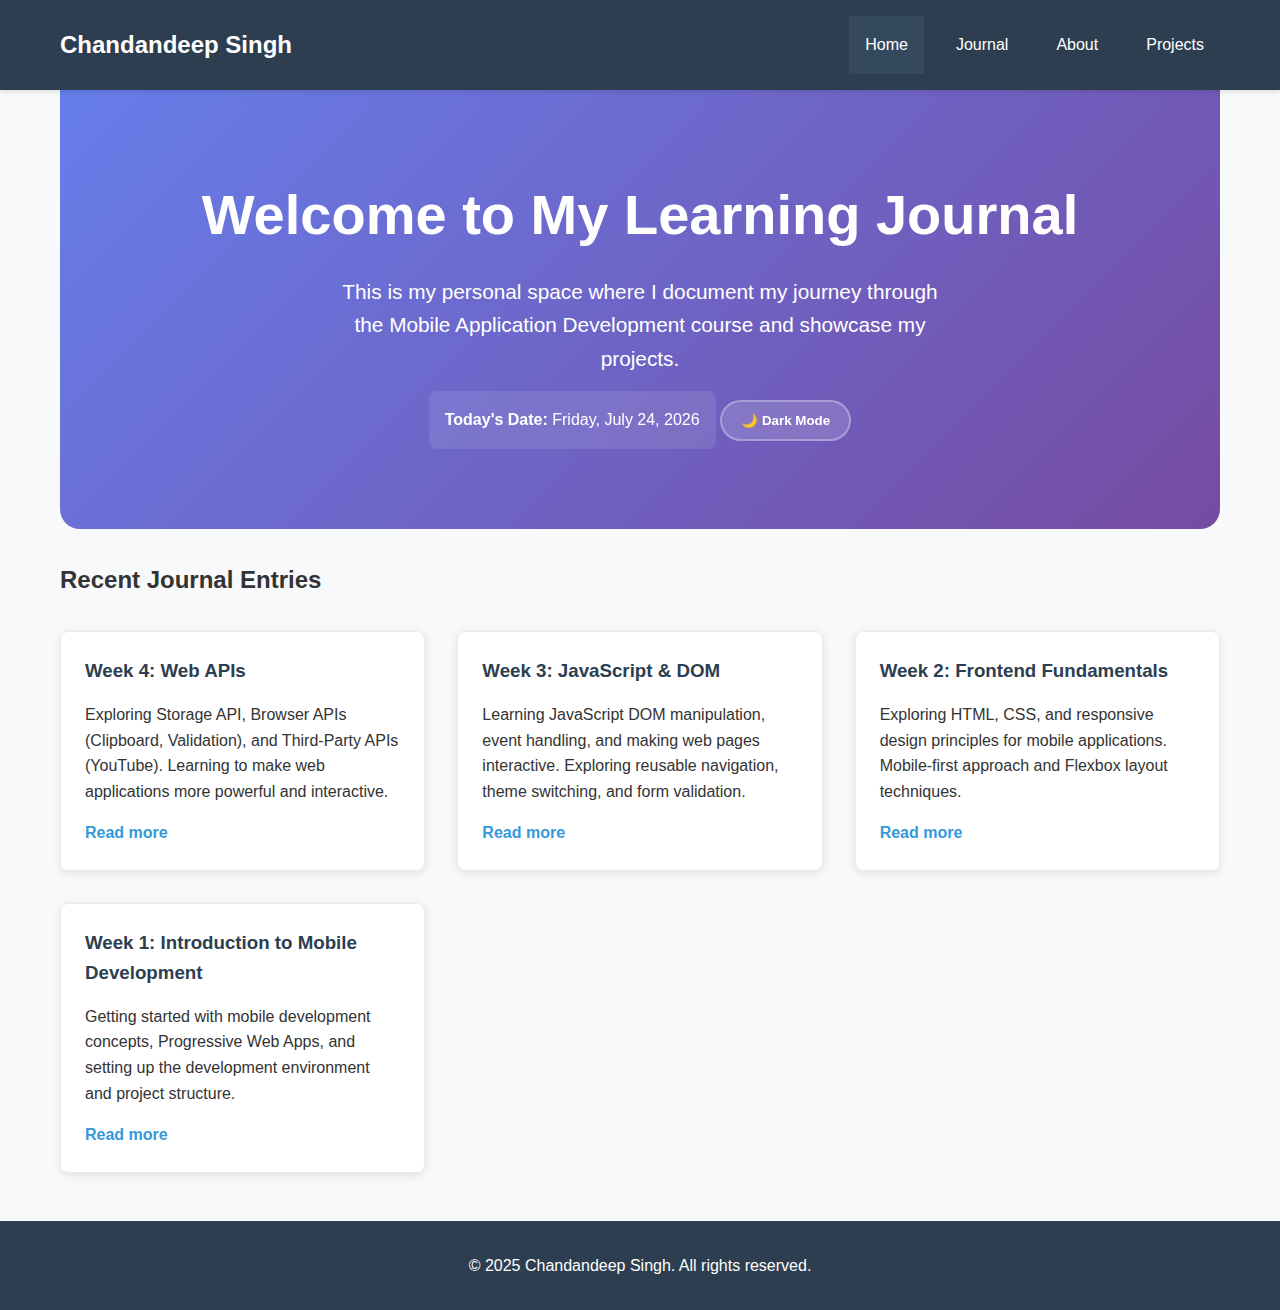
<file: index.html>
<!DOCTYPE html>
<html lang="en">
<head>
    <meta charset="UTF-8">
    <meta name="viewport" content="width=device-width, initial-scale=1.0">
    <title>Chandandeep Singh - Learning Journal</title>
    <link rel="stylesheet" href="css/style.css">
</head>
<body>
    <!-- Navigation will be inserted here by JavaScript -->
    
    <main class="container">
        <section class="hero">
            <h1>Welcome to My Learning Journal</h1>
            <p>This is my personal space where I document my journey through the Mobile Application Development course and showcase my projects.</p>
            <div class="live-date">
                <strong>Today's Date:</strong> <span id="live-date"></span>
            </div>
            <button id="theme-toggle" class="theme-btn">🌙 Dark Mode</button>
        </section>

        <section class="recent-posts">
            <h2>Recent Journal Entries</h2>
            <div class="posts-grid">

                 <article class="post-card">
                    <h3>Week 4: Web APIs</h3>
                    <p>Exploring Storage API, Browser APIs (Clipboard, Validation), and Third-Party APIs (YouTube). Learning to make web applications more powerful and interactive.</p>
                    <a href="journal.html">Read more</a>
                </article>
                
                <article class="post-card">
                    <h3>Week 3: JavaScript & DOM</h3>
                    <p>Learning JavaScript DOM manipulation, event handling, and making web pages interactive. Exploring reusable navigation, theme switching, and form validation.</p>
                    <a href="journal.html">Read more</a>
                </article>
                <article class="post-card">
                    <h3>Week 2: Frontend Fundamentals</h3>
                    <p>Exploring HTML, CSS, and responsive design principles for mobile applications. Mobile-first approach and Flexbox layout techniques.</p>
                    <a href="journal.html">Read more</a>
                </article>
                <article class="post-card">
                    <h3>Week 1: Introduction to Mobile Development</h3>
                    <p>Getting started with mobile development concepts, Progressive Web Apps, and setting up the development environment and project structure.</p>
                    <a href="journal.html">Read more</a>
                </article>
            </div>
        </section>
    </main>

    <footer class="footer">
        <p>&copy; 2025 Chandandeep Singh. All rights reserved.</p>
    </footer>

    <script src="js/script.js"></script>
</body>
</html>
</file>
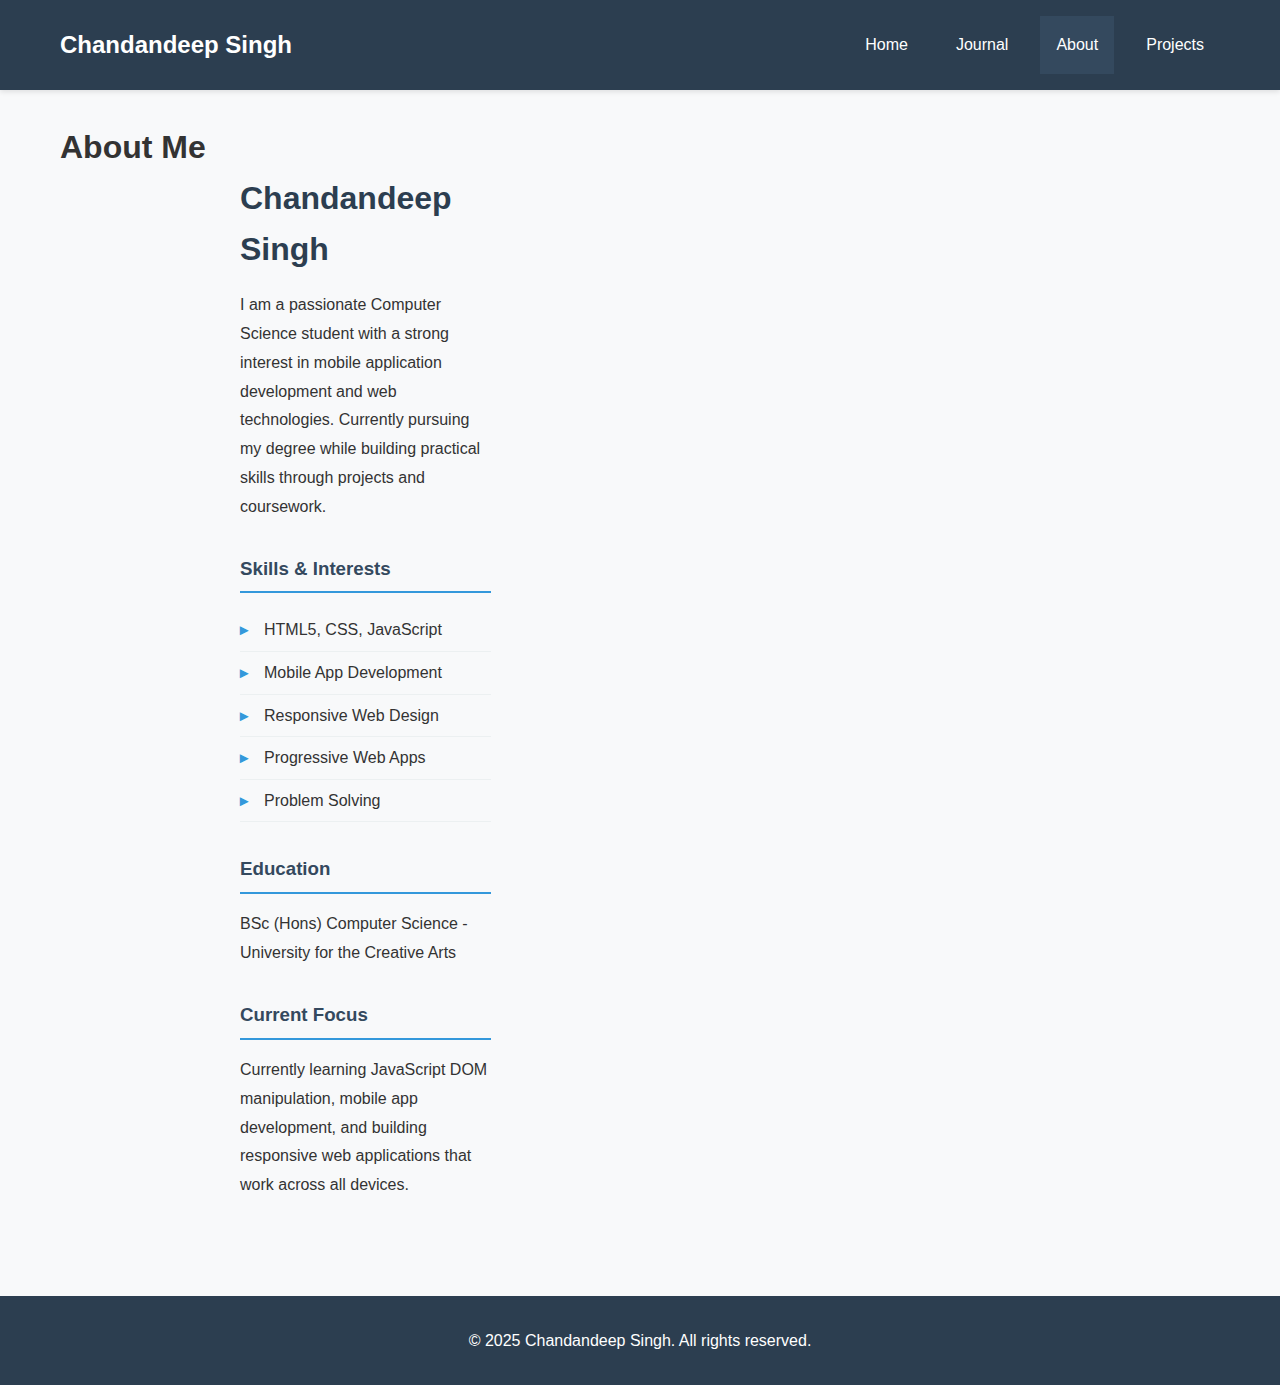
<file: about.html>
<!DOCTYPE html>
<html lang="en">
<head>
    <meta charset="UTF-8">
    <meta name="viewport" content="width=device-width, initial-scale=1.0">
    <title>About - Chandandeep Singh</title>
    <link rel="stylesheet" href="css/style.css">
</head>
<body>
    <!-- Navigation will be inserted here by JavaScript -->

    <main class="container">
        <section class="about-section">
            <h1>About Me</h1>
            
            <div class="about-content">
                <div class="about-text">
                    <h2>Chandandeep Singh</h2>
                    <p>I am a passionate Computer Science student with a strong interest in mobile application development and web technologies. Currently pursuing my degree while building practical skills through projects and coursework.</p>
                    
                    <h3>Skills & Interests</h3>
                    <ul class="skills-list">
                        <li>HTML5, CSS, JavaScript</li>
                        <li>Mobile App Development</li>
                        <li>Responsive Web Design</li>
                        <li>Progressive Web Apps</li>
                        <li>Problem Solving</li>
                    </ul>
                    
                    <h3>Education</h3>
                    <p>BSc (Hons) Computer Science - University for the Creative Arts</p>
                    
                    <h3>Current Focus</h3>
                    <p>Currently learning JavaScript DOM manipulation, mobile app development, and building responsive web applications that work across all devices.</p>
                </div>
            </div>
        </section>
    </main>

    <footer class="footer">
        <p>&copy; 2025 Chandandeep Singh. All rights reserved.</p>
    </footer>

   <!-- ALL THE JS FILES  -->
<script src="js/storage.js"></script>
<script src="js/browser.js"></script>
<script src="js/thirdparty.js"></script>
<script src="js/script.js"></script>

</body>
</html>
</file>
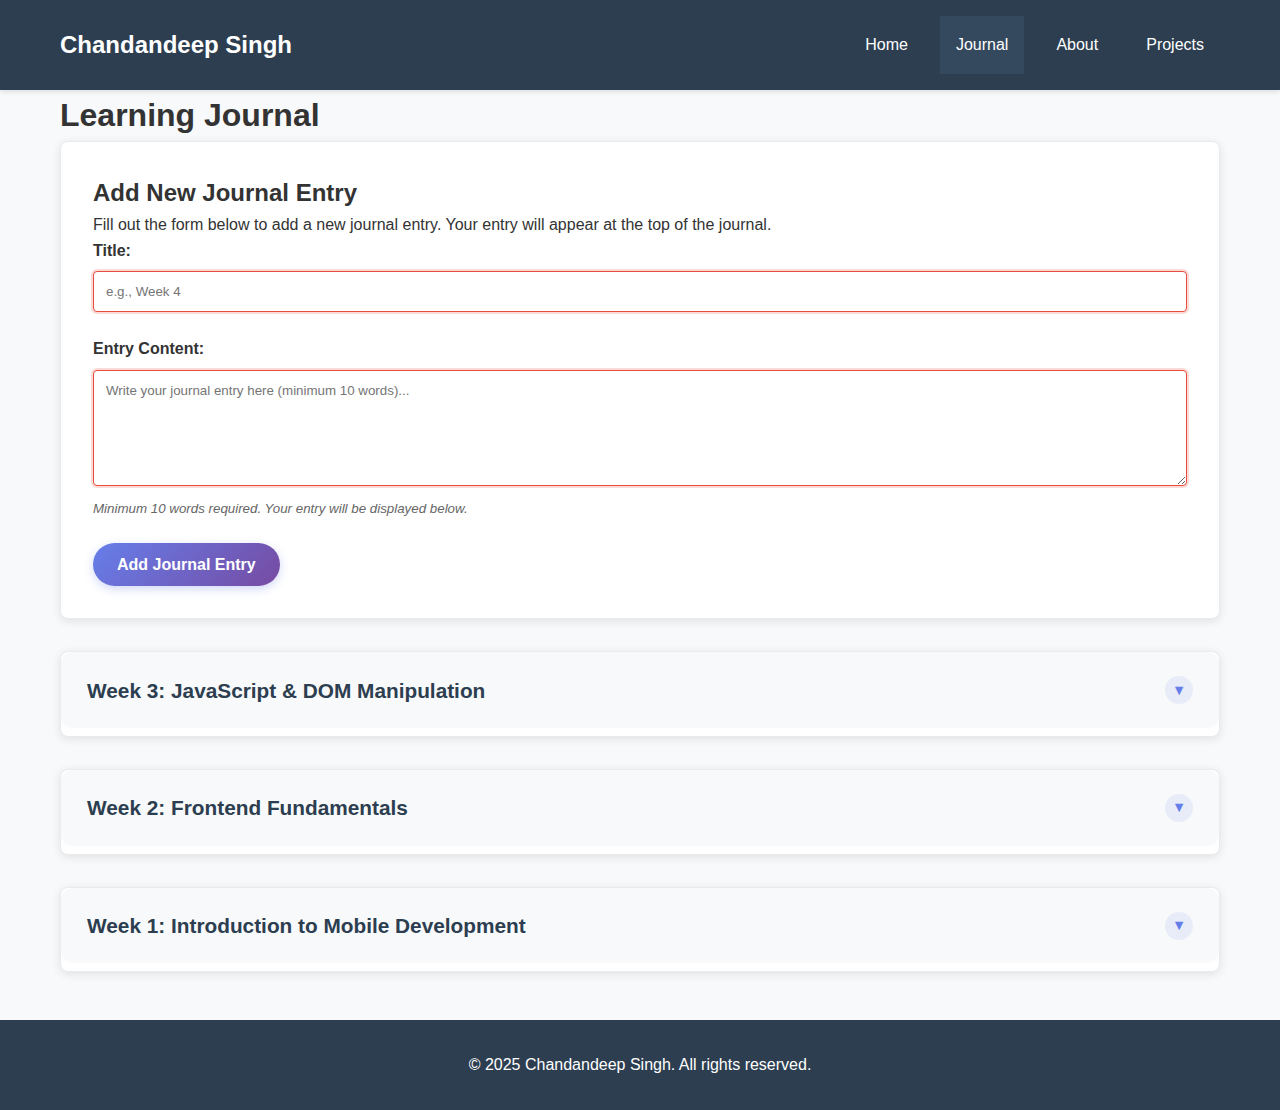
<file: journal.html>
<!DOCTYPE html>
<html lang="en">
<head>
    <meta charset="UTF-8">
    <meta name="viewport" content="width=device-width, initial-scale=1.0">
    <title>Journal - Chandandeep Singh</title>
    <link rel="stylesheet" href="css/style.css">
</head>
<body>
    <!-- Navigation will be inserted here by JavaScript -->
    
     
    <main class="container">
        <h1>Learning Journal</h1>
        
        <!-- New Journal Entry Form -->
        <section class="journal-form-section">
            <h2>Add New Journal Entry</h2>
            <p class="form-description">Fill out the form below to add a new journal entry. Your entry will appear at the top of the journal.</p>
            <form id="journal-form">
                <div class="form-group">
                    <label for="journal-title">Title:</label>
                    <input type="text" id="journal-title" name="title" placeholder="e.g., Week 4" required>
                </div>
                <div class="form-group">
                    <label for="journal-entry">Entry Content:</label>
                    <textarea id="journal-entry" name="entry" rows="6" 
                              placeholder="Write your journal entry here (minimum 10 words)..." 
                              required></textarea>
                    <small>Minimum 10 words required. Your entry will be displayed below.</small>
                </div>
                <button type="submit" class="btn-primary">Add Journal Entry</button>
            </form>
        </section>
        
        <!-- Journal Entries Container -->
        <div id="journal-entries-container">
        <!-- Existing Journal Entries -->
        <article class="journal-entry collapsible">
            <div class="collapsible-header">
                <h2>Week 3: JavaScript & DOM Manipulation</h2>
                <span class="toggle-icon">▼</span>
            </div>
            <div class="collapsible-content">
                <div class="entry-meta">Posted on: October 2025</div>
                
                <h3>Which DOM selection methods did you use, and why did you choose them?</h3>
                <p>I used getElementById() for single things like the live date and theme toggle because it is fast and accurate. Because of its flexibility and ability to accept CSS selectors, I used querySelectorAll() for several objects, including collapsable sections.</p>
                
                <h3>What was the most challenging part about linking JavaScript with your HTML?</h3>
                <p>The most difficult aspect was making sure that the JavaScript loaded at the right moment and that all DOM elements were available when the scripts tried to access them. The use of the DOMContentLoaded event solves the time issue.</p>
                
                <h3>How did you test and debug your JavaScript code?</h3>
                <p>I used browser developer tools extensively, such as console.log for debugging data, the Elements tab for checking DOM structure, and testing all interactive features on different screen sizes to ensure responsiveness.</p>
            </div>
        </article>

        <article class="journal-entry collapsible">
            <div class="collapsible-header">
                <h2>Week 2: Frontend Fundamentals</h2>
                <span class="toggle-icon">▼</span>
            </div>
            <div class="collapsible-content">
                <div class="entry-meta">Posted on: October 2025</div>
                
                <h3>Mobile-First Design Approach</h3>
                <p>I began by designing with mobile devices in mind, utilising a layout with one column that eventually expands on larger screens. This method ensured that the essential content and functionality worked flawlessly on reduced viewports.</p>
                
                <h3>Most Useful HTML/CSS Concept</h3>
                <p>The CSS Flexbox concept was the most helpful one I used to create responsive layout structures and navigation. With Flexbox, creating flexible components that adjust to various screen sizes without requiring intricate computations was simple.</p>
                
                <h3>Most Challenging Aspect</h3>
                <p>The hardest things for me were choosing a breakpoint and media queries. To enable smooth transitions between layouts, the ideal breakpoints for various devices needed to be tested and adjusted.</p>
            </div>
        </article>

        <article class="journal-entry collapsible">
            <div class="collapsible-header">
                <h2>Week 1: Introduction to Mobile Development</h2>
                <span class="toggle-icon">▼</span>
            </div>
            <div class="collapsible-content">
                <div class="entry-meta">Posted on: September 2025</div>
                <p>Initial setup and understanding of Progressive Web Apps. Learned about the course structure and project requirements. Explored the basics of HTML and CSS for creating responsive web layouts.</p>
                
                <h3>Key Learnings</h3>
                <p>Understood the importance of Progressive Web Apps in modern web development and how they bridge the gap between web and mobile applications. Learned about the project requirements for the Learning Journal PWA.</p>
                
                <h3>Setup Process</h3>
                <p>Set up the initial project structure with proper folder organization, created the basic HTML pages, and established the GitHub repository for version control.</p>
            </div>
        </article>
    </main>

    <footer class="footer">
        <p>&copy; 2025 Chandandeep Singh. All rights reserved.</p>
    </footer>

    <script src="js/script.js"></script>
</body>
</html>
</file>
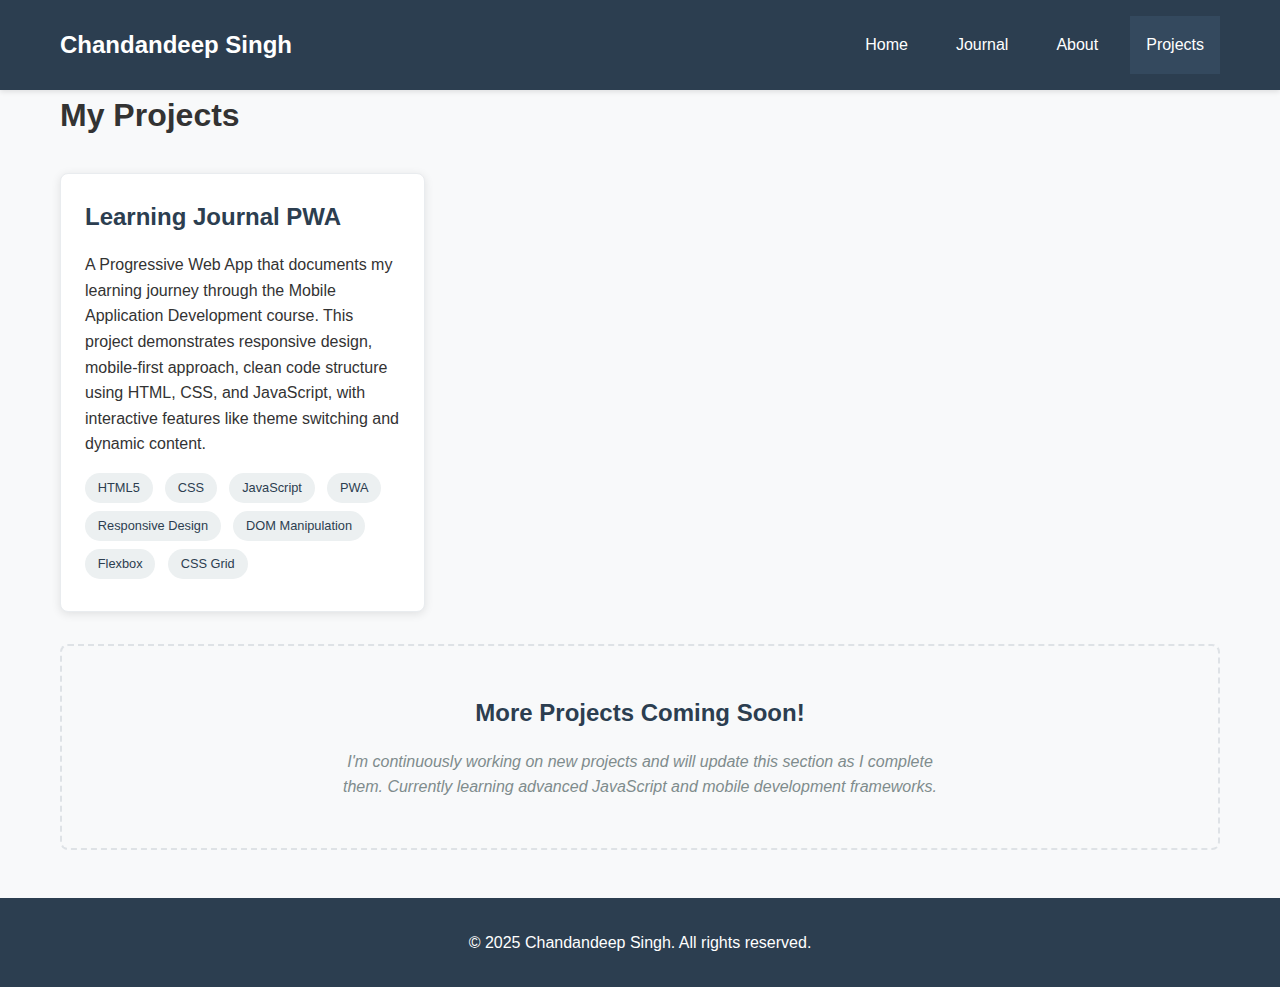
<file: projects.html>
<!DOCTYPE html>
<html lang="en">
<head>
    <meta charset="UTF-8">
    <meta name="viewport" content="width=device-width, initial-scale=1.0">
    <title>Projects - Chandandeep Singh</title>
    <link rel="stylesheet" href="css/style.css">
</head>
<body>
    <!-- Navigation will be inserted here by JavaScript -->

    <main class="container">
        <h1>My Projects</h1>
        
        <div class="projects-grid">
            <article class="project-card">
                <h2>Learning Journal PWA</h2>
                <p>A Progressive Web App that documents my learning journey through the Mobile Application Development course. This project demonstrates responsive design, mobile-first approach, clean code structure using HTML, CSS, and JavaScript, with interactive features like theme switching and dynamic content.</p>
                <div class="tech-stack">
                    <span class="tech-tag">HTML5</span>
                    <span class="tech-tag">CSS</span>
                    <span class="tech-tag">JavaScript</span>
                    <span class="tech-tag">PWA</span>
                    <span class="tech-tag">Responsive Design</span>
                    <span class="tech-tag">DOM Manipulation</span>
                    <span class="tech-tag">Flexbox</span>
                    <span class="tech-tag">CSS Grid</span>
                </div>
            </article>
        </div>

        <div class="coming-soon">
            <h3>More Projects Coming Soon!</h3>
            <p>I'm continuously working on new projects and will update this section as I complete them. Currently learning advanced JavaScript and mobile development frameworks.</p>
        </div>
    </main>

    <footer class="footer">
        <p>&copy; 2025 Chandandeep Singh. All rights reserved.</p>
    </footer>

   <!-- ALL THE JS FILES  -->
<script src="js/storage.js"></script>
<script src="js/browser.js"></script>
<script src="js/thirdparty.js"></script>
<script src="js/script.js"></script>

</body>
</html>
</file>
<file: css/style.css>
/* Reset and base styles */
* {
    margin: 0;
    padding: 0;
    box-sizing: border-box;
}

:root {
    --bg-color: #f8f9fa;
    --text-color: #333;
    --card-bg: white;
    --nav-bg: #2c3e50;
    --footer-bg: #2c3e50;
    --hero-bg: linear-gradient(135deg, #667eea 0%, #764ba2 100%);
}

body {
    font-family: 'Segoe UI', Tahoma, Geneva, Verdana, sans-serif;
    line-height: 1.6;
    color: var(--text-color);
    background-color: var(--bg-color);
    transition: background-color 0.3s, color 0.3s;
}

.container {
    max-width: 1200px;
    margin: 0 auto;
    padding: 0 20px;
}

/* ===== NAVIGATION STYLES ===== */
.navbar {
    background-color: var(--nav-bg);
    padding: 1rem 0;
    box-shadow: 0 2px 5px rgba(0,0,0,0.1);
    position: relative;
}

.nav-container {
    max-width: 1200px;
    margin: 0 auto;
    padding: 0 20px;
    display: flex;
    justify-content: space-between;
    align-items: center;
}

.nav-logo {
    color: white;
    font-size: 1.5rem;
    font-weight: bold;
    text-decoration: none;
}

.nav-logo:hover {
    opacity: 0.8;
}

.nav-toggle {
    display: none;
}

.nav-toggle-label {
    display: none;
    flex-direction: column;
    cursor: pointer;
    padding: 5px;
}

.nav-toggle-label span {
    width: 25px;
    height: 3px;
    background: white;
    margin: 3px 0;
    transition: 0.3s;
}

.nav-menu {
    list-style: none;
    display: flex;
    gap: 0;
}

.nav-menu li {
    margin: 0;
}

.nav-menu a {
    color: white;
    text-decoration: none;
    padding: 1rem;
    display: block;
    transition: background-color 0.3s;
}

.nav-menu a:hover,
.nav-menu a.active {
    background-color: #34495e;
}

/* ===== HERO SECTION ===== */
.hero {
    text-align: center;
    padding: 3rem 1rem;
    background: var(--hero-bg);
    color: white;
    margin-bottom: 2rem;
    border-radius: 0 0 20px 20px;
}

.hero h1 {
    font-size: 2.5rem;
    margin-bottom: 1rem;
}

.hero p {
    font-size: 1.2rem;
    max-width: 600px;
    margin: 0 auto;
}

/* ===== GRID LAYOUTS ===== */
.posts-grid,
.projects-grid {
    display: grid;
    gap: 2rem;
    margin: 2rem 0;
}

.post-card,
.project-card {
    background: var(--card-bg);
    padding: 1.5rem;
    border-radius: 8px;
    box-shadow: 0 2px 10px rgba(0,0,0,0.1);
    transition: transform 0.3s, box-shadow 0.3s;
    border: 1px solid #e9ecef;
}

.post-card:hover,
.project-card:hover {
    transform: translateY(-5px);
    box-shadow: 0 5px 20px rgba(0,0,0,0.15);
}

.post-card h3,
.project-card h2 {
    color: #2c3e50;
    margin-bottom: 1rem;
}

.post-card a,
.project-card a {
    color: #3498db;
    text-decoration: none;
    font-weight: bold;
    display: inline-block;
    margin-top: 1rem;
}

.post-card a:hover,
.project-card a:hover {
    text-decoration: underline;
}

/* ===== ABOUT SECTION ===== */
.about-section {
    padding: 2rem 0;
}

.about-content {
    max-width: 800px;
    margin: 0 auto;
}

.about-text h2 {
    color: #2c3e50;
    margin-bottom: 1rem;
    font-size: 2rem;
}

.about-text h3 {
    color: #34495e;
    margin: 2rem 0 1rem 0;
    border-bottom: 2px solid #3498db;
    padding-bottom: 0.5rem;
}

.about-text p {
    margin-bottom: 1rem;
    line-height: 1.8;
}

/* ===== JOURNAL ENTRY STYLES ===== */
.journal-entry {
    background: var(--card-bg);
    padding: 0;
    border-radius: 8px;
    box-shadow: 0 2px 10px rgba(0,0,0,0.1);
    margin-bottom: 2rem;
    border: 1px solid #e9ecef;
}

.entry-meta {
    color: #7f8c8d;
    font-style: italic;
    margin-bottom: 1rem;
    padding: 0 1rem;
}

.journal-entry h2 {
    color: #2c3e50;
    margin-bottom: 1rem;
}

.journal-entry h3 {
    color: #34495e;
    margin: 1.5rem 0 1rem 0;
}

.journal-entry p {
    margin-bottom: 1rem;
    line-height: 1.7;
}

.journal-entry code {
    background: #f8f9fa;
    padding: 0.2rem 0.4rem;
    border-radius: 3px;
    font-family: 'Courier New', monospace;
    color: #e83e8c;
}

/* ===== SKILLS LIST ===== */
.skills-list {
    list-style: none;
    margin: 1rem 0;
}

.skills-list li {
    padding: 0.5rem 0;
    border-bottom: 1px solid #ecf0f1;
    position: relative;
    padding-left: 1.5rem;
}

.skills-list li:before {
    content: "▸ ";
    color: #3498db;
    position: absolute;
    left: 0;
    font-weight: bold;
}

/* ===== TECHNOLOGY TAGS ===== */
.tech-stack {
    margin-top: 1rem;
}

.tech-tag {
    display: inline-block;
    background: #ecf0f1;
    color: #2c3e50;
    padding: 0.3rem 0.8rem;
    border-radius: 20px;
    font-size: 0.8rem;
    margin-right: 0.5rem;
    margin-bottom: 0.5rem;
    font-weight: 500;
}

/* ===== FOOTER ===== */
.footer {
    background-color: var(--footer-bg);
    color: white;
    text-align: center;
    padding: 2rem 0;
    margin-top: 3rem;
}

/* ===== DARK THEME STYLES ===== */
.dark-theme {
    --bg-color: #1a1a1a;
    --text-color: #ffffff;
    --card-bg: #2d2d2d;
    --nav-bg: #1a1a1a;
    --footer-bg: #1a1a1a;
    --hero-bg: linear-gradient(135deg, #2c3e50 0%, #34495e 100%);
}

.dark-theme .post-card,
.dark-theme .project-card,
.dark-theme .journal-entry {
    border-color: #404040;
}

.dark-theme .post-card h3,
.dark-theme .project-card h2,
.dark-theme .journal-entry h2,
.dark-theme .journal-entry h3,
.dark-theme .about-text h2,
.dark-theme .about-text h3 {
    color: #ffffff;
}

.dark-theme .tech-tag {
    background: #404040;
    color: #ffffff;
}

.dark-theme .skills-list li {
    border-bottom-color: #404040;
}

.dark-theme .journal-entry code {
    background: #2d2d2d;
    color: #ff7bac;
}

/* ===== FORM STYLES ===== */
.journal-form-section {
    background: var(--card-bg);
    padding: 2rem;
    border-radius: 8px;
    box-shadow: 0 2px 10px rgba(0,0,0,0.1);
    margin-bottom: 2rem;
    border: 1px solid #e9ecef;
}

.dark-theme .journal-form-section {
    border-color: #404040;
}

.form-group {
    margin-bottom: 1.5rem;
}

.form-group label {
    display: block;
    margin-bottom: 0.5rem;
    font-weight: bold;
    color: var(--text-color);
}

.form-group input,
.form-group textarea {
    width: 100%;
    padding: 0.75rem;
    border: 1px solid #ddd;
    border-radius: 4px;
    font-family: inherit;
    background: var(--card-bg);
    color: var(--text-color);
    transition: border-color 0.3s;
}

.form-group input:focus,
.form-group textarea:focus {
    outline: none;
    border-color: #3498db;
    box-shadow: 0 0 0 2px rgba(52, 152, 219, 0.2);
}

.dark-theme .form-group input,
.dark-theme .form-group textarea {
    border-color: #555;
}

.form-group small {
    color: #666;
    font-style: italic;
    display: block;
    margin-top: 0.25rem;
}

.dark-theme .form-group small {
    color: #aaa;
}

/* ===== ENHANCED BUTTON DESIGNS ===== */

/* Improved Copy Button */
.copy-btn {
    background: linear-gradient(135deg, #667eea 0%, #764ba2 100%);
    color: white;
    border: none;
    padding: 0.5rem 1rem;
    border-radius: 20px;
    cursor: pointer;
    font-size: 0.8rem;
    font-weight: 600;
    transition: all 0.3s ease;
    box-shadow: 0 2px 8px rgba(102, 126, 234, 0.3);
    display: flex;
    align-items: center;
    gap: 0.4rem;
    flex-shrink: 0;
    white-space: nowrap;
}

.copy-btn:hover {
    transform: translateY(-2px);
    box-shadow: 0 4px 12px rgba(102, 126, 234, 0.4);
    background: linear-gradient(135deg, #764ba2 0%, #667eea 100%);
}

.copy-btn:active {
    transform: translateY(0);
}

.dark-theme .copy-btn {
    background: linear-gradient(135deg, #3498db 0%, #2c3e50 100%);
    box-shadow: 0 2px 8px rgba(52, 152, 219, 0.3);
}

.dark-theme .copy-btn:hover {
    box-shadow: 0 4px 12px rgba(52, 152, 219, 0.4);
}

/* Enhanced Entry Actions Container */
.entry-actions {
    display: flex;
    align-items: center;
    gap: 0.8rem;
    margin-left: auto;
}

/* Improved Toggle Icon */
.toggle-icon {
    transition: transform 0.3s ease;
    font-size: 0.9rem;
    color: #667eea;
    background: rgba(102, 126, 234, 0.1);
    width: 28px;
    height: 28px;
    border-radius: 50%;
    display: flex;
    align-items: center;
    justify-content: center;
    margin-left: 1rem;
    flex-shrink: 0;
}

.collapsible-header.active .toggle-icon {
    transform: rotate(180deg);
    background: rgba(102, 126, 234, 0.2);
}

.dark-theme .toggle-icon {
    color: #3498db;
    background: rgba(52, 152, 219, 0.1);
}

.dark-theme .collapsible-header.active .toggle-icon {
    background: rgba(52, 152, 219, 0.2);
}

/* Enhanced Collapsible Header */
.collapsible-header {
    cursor: pointer;
    padding: 1.2rem 1.5rem;
    background: #f8f9fa;
    border-radius: 12px;
    margin-bottom: 0.5rem;
    display: flex;
    justify-content: space-between;
    align-items: center;
    transition: all 0.3s ease;
    border: 2px solid transparent;
    position: relative;
    overflow: hidden;
}

.collapsible-header::before {
    content: '';
    position: absolute;
    top: 0;
    left: -100%;
    width: 100%;
    height: 100%;
    background: linear-gradient(90deg, transparent, rgba(255,255,255,0.4), transparent);
    transition: left 0.5s ease;
}

.collapsible-header:hover::before {
    left: 100%;
}

.collapsible-header:hover {
    background: #e9ecef;
    border-color: #667eea;
    transform: translateY(-2px);
    box-shadow: 0 4px 15px rgba(0,0,0,0.1);
}

.collapsible-header.active {
    background: #e9ecef;
    border-radius: 12px 12px 0 0;
    margin-bottom: 0;
    border-color: #667eea;
}

.dark-theme .collapsible-header {
    background: #2d2d2d;
    border-color: #404040;
}

.dark-theme .collapsible-header:hover {
    background: #404040;
    border-color: #3498db;
}

.dark-theme .collapsible-header.active {
    background: #404040;
    border-color: #3498db;
}

/* Improved Journal Entry Title */
.journal-entry h2 {
    color: #2c3e50;
    margin: 0;
    font-size: 1.3rem;
    font-weight: 600;
    flex: 1;
}

.dark-theme .journal-entry h2 {
    color: #ffffff;
}

/* ===== HEADER SPACER ===== */
.header-spacer {
    flex: 1;
}

/* ===== FIXED COLLAPSIBLE CONTENT ===== */
.collapsible-content {
    display: none;
    padding: 2rem;
    background: var(--card-bg);
    border-radius: 0 0 12px 12px;
    border: 2px solid #e9ecef;
    border-top: none;
    margin-bottom: 2rem;
    animation: slideDown 0.3s ease;
}

.collapsible-header.active + .collapsible-content {
    display: block;
}

@keyframes slideDown {
    from {
        opacity: 0;
        transform: translateY(-10px);
    }
    to {
        opacity: 1;
        transform: translateY(0);
    }
}

.dark-theme .journal-entry .collapsible-content {
    border-color: #404040;
}

/* ===== YOUTUBE API SECTION ===== */
.youtube-section {
    margin: 3rem 0;
    padding: 2rem;
    background: var(--card-bg);
    border-radius: 16px;
    box-shadow: 0 8px 25px rgba(0,0,0,0.1);
    text-align: center;
    border: 1px solid #e9ecef;
    position: relative;
    overflow: hidden;
}

.youtube-section::before {
    content: '';
    position: absolute;
    top: 0;
    left: 0;
    right: 0;
    height: 4px;
    background: linear-gradient(90deg, #ff0000, #ff6b6b, #ff0000);
}

.dark-theme .youtube-section {
    border-color: #404040;
}

.youtube-player-container {
    margin: 1.5rem 0;
    display: flex;
    justify-content: center;
    border-radius: 12px;
    overflow: hidden;
    box-shadow: 0 10px 30px rgba(0,0,0,0.2);
    border: 4px solid;
    border-image: linear-gradient(45deg, #ff0000, #ff6b6b, #4ecdc4, #45b7d1, #96ceb4, #ffeaa7, #ff6b6b, #ff0000) 1;
    background: linear-gradient(45deg, #ff0000, #ff6b6b, #4ecdc4, #45b7d1);
    padding: 4px;
}

/* ===== YOUTUBE PLAYER FIXES ===== */
#youtube-player {
    width: 720px;
    height: 405px;
    background: #000;
    border-radius: 8px;
    display: block;
}

/* Improved YouTube Controls */
#youtube-controls {
    margin-top: 1.5rem;
    display: flex;
    gap: 0.8rem;
    justify-content: center;
    flex-wrap: wrap;
    max-width: 500px;
    margin-left: auto;
    margin-right: auto;
}

#youtube-controls button {
    background: linear-gradient(135deg, #ff0000 0%, #cc0000 100%);
    color: white;
    border: none;
    padding: 0.8rem 1.2rem;
    border-radius: 25px;
    cursor: pointer;
    transition: all 0.3s ease;
    font-weight: 600;
    font-size: 0.9rem;
    box-shadow: 0 3px 10px rgba(255, 0, 0, 0.3);
    display: flex;
    align-items: center;
    gap: 0.5rem;
    min-width: 100px;
    justify-content: center;
}

#youtube-controls button:hover {
    transform: translateY(-3px);
    box-shadow: 0 6px 15px rgba(255, 0, 0, 0.4);
    background: linear-gradient(135deg, #cc0000 0%, #ff0000 100%);
}

#youtube-controls button:active {
    transform: translateY(-1px);
}

#youtube-controls button:nth-child(2) {
    background: linear-gradient(135deg, #3498db 0%, #2980b9 100%);
    box-shadow: 0 3px 10px rgba(52, 152, 219, 0.3);
}

#youtube-controls button:nth-child(2):hover {
    box-shadow: 0 6px 15px rgba(52, 152, 219, 0.4);
    background: linear-gradient(135deg, #2980b9 0%, #3498db 100%);
}

#youtube-controls button:nth-child(3) {
    background: linear-gradient(135deg, #e74c3c 0%, #c0392b 100%);
    box-shadow: 0 3px 10px rgba(231, 76, 60, 0.3);
}

#youtube-controls button:nth-child(3):hover {
    box-shadow: 0 6px 15px rgba(231, 76, 60, 0.4);
    background: linear-gradient(135deg, #c0392b 0%, #e74c3c 100%);
}

#youtube-controls button:nth-child(4),
#youtube-controls button:nth-child(5) {
    background: linear-gradient(135deg, #95a5a6 0%, #7f8c8d 100%);
    box-shadow: 0 3px 10px rgba(149, 165, 166, 0.3);
}

#youtube-controls button:nth-child(4):hover,
#youtube-controls button:nth-child(5):hover {
    box-shadow: 0 6px 15px rgba(149, 165, 166, 0.4);
    background: linear-gradient(135deg, #7f8c8d 0%, #95a5a6 100%);
}

/* ===== STORAGE DEMO SECTION ===== */
.storage-demo {
    background: linear-gradient(135deg, #f8f9fa 0%, #e9ecef 100%);
    padding: 1.5rem;
    border-radius: 12px;
    margin: 2rem 0;
    border-left: 4px solid #667eea;
    box-shadow: 0 4px 15px rgba(0,0,0,0.05);
}

.dark-theme .storage-demo {
    background: linear-gradient(135deg, #2d2d2d 0%, #404040 100%);
    border-left-color: #3498db;
}

.storage-demo h4 {
    margin-bottom: 1rem;
    color: #2c3e50;
    font-size: 1.2rem;
}

.dark-theme .storage-demo h4 {
    color: #ffffff;
}

/* ===== BUTTON STYLES ===== */
.btn-primary {
    background: linear-gradient(135deg, #667eea 0%, #764ba2 100%);
    color: white;
    padding: 0.8rem 1.5rem;
    border: none;
    border-radius: 25px;
    cursor: pointer;
    font-size: 1rem;
    font-weight: 600;
    transition: all 0.3s ease;
    box-shadow: 0 3px 10px rgba(102, 126, 234, 0.3);
}

.btn-primary:hover {
    transform: translateY(-2px);
    box-shadow: 0 6px 15px rgba(102, 126, 234, 0.4);
    background: linear-gradient(135deg, #764ba2 0%, #667eea 100%);
}

.theme-btn {
    background: rgba(255,255,255,0.15);
    color: white;
    border: 2px solid rgba(255,255,255,0.3);
    padding: 0.7rem 1.2rem;
    border-radius: 25px;
    cursor: pointer;
    margin-top: 1rem;
    transition: all 0.3s ease;
    font-weight: 600;
    backdrop-filter: blur(10px);
}

.theme-btn:hover {
    background: rgba(255,255,255,0.25);
    border-color: rgba(255,255,255,0.5);
    transform: translateY(-2px);
}

/* ===== LIVE DATE STYLES ===== */
.live-date {
    margin-top: 1rem;
    padding: 1rem;
    background: rgba(255,255,255,0.1);
    border-radius: 8px;
    display: inline-block;
    backdrop-filter: blur(10px);
}

/* ===== COMING SOON SECTION ===== */
.coming-soon {
    text-align: center;
    padding: 3rem 2rem;
    background: #f8f9fa;
    border-radius: 8px;
    margin-top: 2rem;
    border: 2px dashed #dee2e6;
}

.dark-theme .coming-soon {
    background: #2d2d2d;
    border-color: #404040;
}

.coming-soon h3 {
    color: #2c3e50;
    margin-bottom: 1rem;
    font-size: 1.5rem;
}

.dark-theme .coming-soon h3 {
    color: #ffffff;
}

.coming-soon p {
    color: #7f8c8d;
    font-style: italic;
    max-width: 600px;
    margin: 0 auto;
    line-height: 1.6;
}

/* ===== ENHANCED FORM VALIDATION ===== */
.form-group input:invalid,
.form-group textarea:invalid {
    border-color: #e74c3c;
    box-shadow: 0 0 0 2px rgba(231, 76, 60, 0.2);
}

.form-group input:valid,
.form-group textarea:valid {
    border-color: #27ae60;
}

/* ===== SINGLE DELETE BUTTON STYLES ===== */
.delete-btn {
    background: linear-gradient(135deg, #e74c3c 0%, #c0392b 100%);
    color: white;
    border: none;
    padding: 0.8rem 1.5rem;
    border-radius: 25px;
    cursor: pointer;
    font-size: 0.9rem;
    font-weight: 600;
    transition: all 0.3s ease;
    box-shadow: 0 3px 10px rgba(231, 76, 60, 0.3);
    display: flex;
    align-items: center;
    gap: 0.5rem;
    margin: 1.5rem auto 0 auto;
    display: block;
}

.delete-btn:hover {
    transform: translateY(-2px);
    box-shadow: 0 6px 15px rgba(231, 76, 60, 0.4);
    background: linear-gradient(135deg, #c0392b 0%, #e74c3c 100%);
}

.delete-btn:active {
    transform: translateY(0);
}

.dark-theme .delete-btn {
    background: linear-gradient(135deg, #c0392b 0%, #e74c3c 100%);
    box-shadow: 0 3px 10px rgba(192, 57, 43, 0.4);
}

.dark-theme .delete-btn:hover {
    box-shadow: 0 6px 15px rgba(192, 57, 43, 0.6);
}

/* ===== RESPONSIVE STYLES ===== */

/* Mobile Styles */
@media screen and (max-width: 767px) {
    .nav-toggle-label {
        display: flex;
    }
    
    .nav-menu {
        position: absolute;
        top: 100%;
        left: 0;
        width: 100%;
        background-color: var(--nav-bg);
        flex-direction: column;
        clip-path: polygon(0 0, 100% 0, 100% 0, 0 0);
        transition: clip-path 0.3s ease;
    }
    
    .nav-toggle:checked ~ .nav-menu {
        clip-path: polygon(0 0, 100% 0, 100% 100%, 0 100%);
    }
    
    .nav-toggle:checked ~ .nav-toggle-label span:nth-child(1) {
        transform: rotate(45deg) translate(5px, 5px);
    }
    
    .nav-toggle:checked ~ .nav-toggle-label span:nth-child(2) {
        opacity: 0;
    }
    
    .nav-toggle:checked ~ .nav-toggle-label span:nth-child(3) {
        transform: rotate(-45deg) translate(7px, -6px);
    }

    .collapsible-header {
        padding: 1rem;
        flex-direction: column;
        align-items: flex-start;
        gap: 1rem;
    }
    
    .entry-actions {
        margin-left: 0;
        width: 100%;
        justify-content: space-between;
    }
    
    .copy-btn {
        margin-left: 0;
    }
    
    #youtube-controls {
        flex-direction: column;
        align-items: center;
    }
    
    #youtube-controls button {
        width: 200px;
    }
    
    .youtube-section {
        padding: 1.5rem;
    }
}

/* Tablet Styles */
@media screen and (min-width: 768px) {
    .nav-menu {
        gap: 1rem;
    }

    .posts-grid,
    .projects-grid {
        grid-template-columns: repeat(2, 1fr);
    }

    .hero h1 {
        font-size: 3rem;
    }
    
    .hero p {
        font-size: 1.3rem;
    }
}

/* Desktop Styles */
@media screen and (min-width: 1024px) {
    .posts-grid,
    .projects-grid {
        grid-template-columns: repeat(3, 1fr);
    }

    .about-content {
        display: grid;
        grid-template-columns: 1fr 2fr;
        gap: 3rem;
        align-items: start;
    }

    .hero {
        padding: 5rem 1rem;
    }
    
    .hero h1 {
        font-size: 3.5rem;
    }
}

/* YouTube Section Mobile Responsive */
@media screen and (max-width: 768px) {
    .youtube-section {
        padding: 1.5rem;
        margin: 2rem 1rem;
    }
    
    #youtube-player {
        width: 100%;
        height: 300px;
    }
    
    .youtube-player-container {
        margin: 1rem 0;
        padding: 3px;
    }
    
    #youtube-controls {
        flex-direction: column;
        align-items: center;
        gap: 0.5rem;
    }
    
    #youtube-controls button {
        width: 180px;
        padding: 0.5rem 0.8rem;
    }
}

@media screen and (max-width: 400px) {
    #youtube-player {
        height: 250px;
    }
}

/* Mobile responsive for delete button */
@media screen and (max-width: 768px) {
    .delete-btn {
        padding: 0.7rem 1.2rem;
        font-size: 0.8rem;
        width: 100%;
    }
}

/* ===== UTILITY CLASSES ===== */
.text-center {
    text-align: center;
}

.mt-2 {
    margin-top: 2rem;
}

.mb-2 {
    margin-bottom: 2rem;
}

/* ===== PRINT STYLES ===== */
@media print {
    .navbar,
    .theme-btn,
    .journal-form-section,
    .collapsible-header,
    .copy-btn,
    .youtube-section,
    .delete-btn {
        display: none;
    }
    
    body {
        background: white;
        color: black;
    }
    
    .post-card,
    .project-card,
    .journal-entry {
        box-shadow: none;
        border: 1px solid #ddd;
    }
}
</file>
